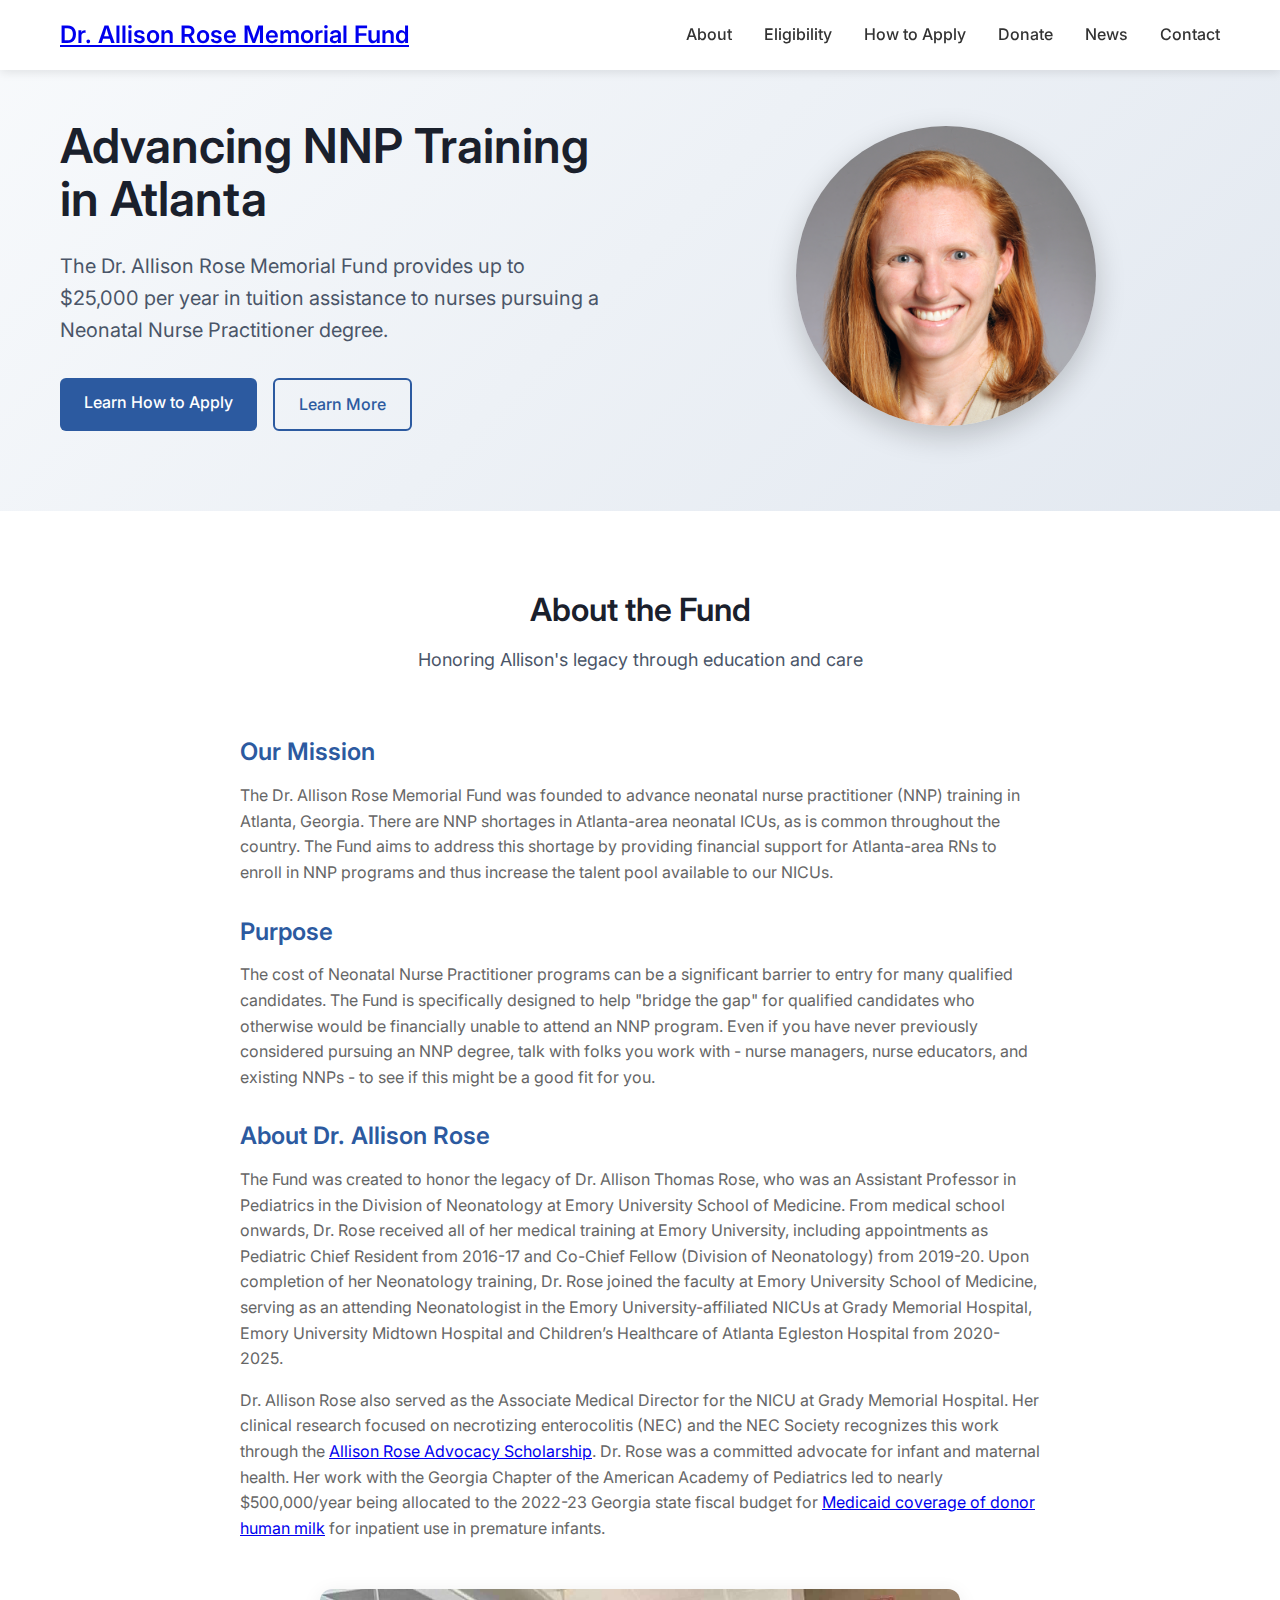
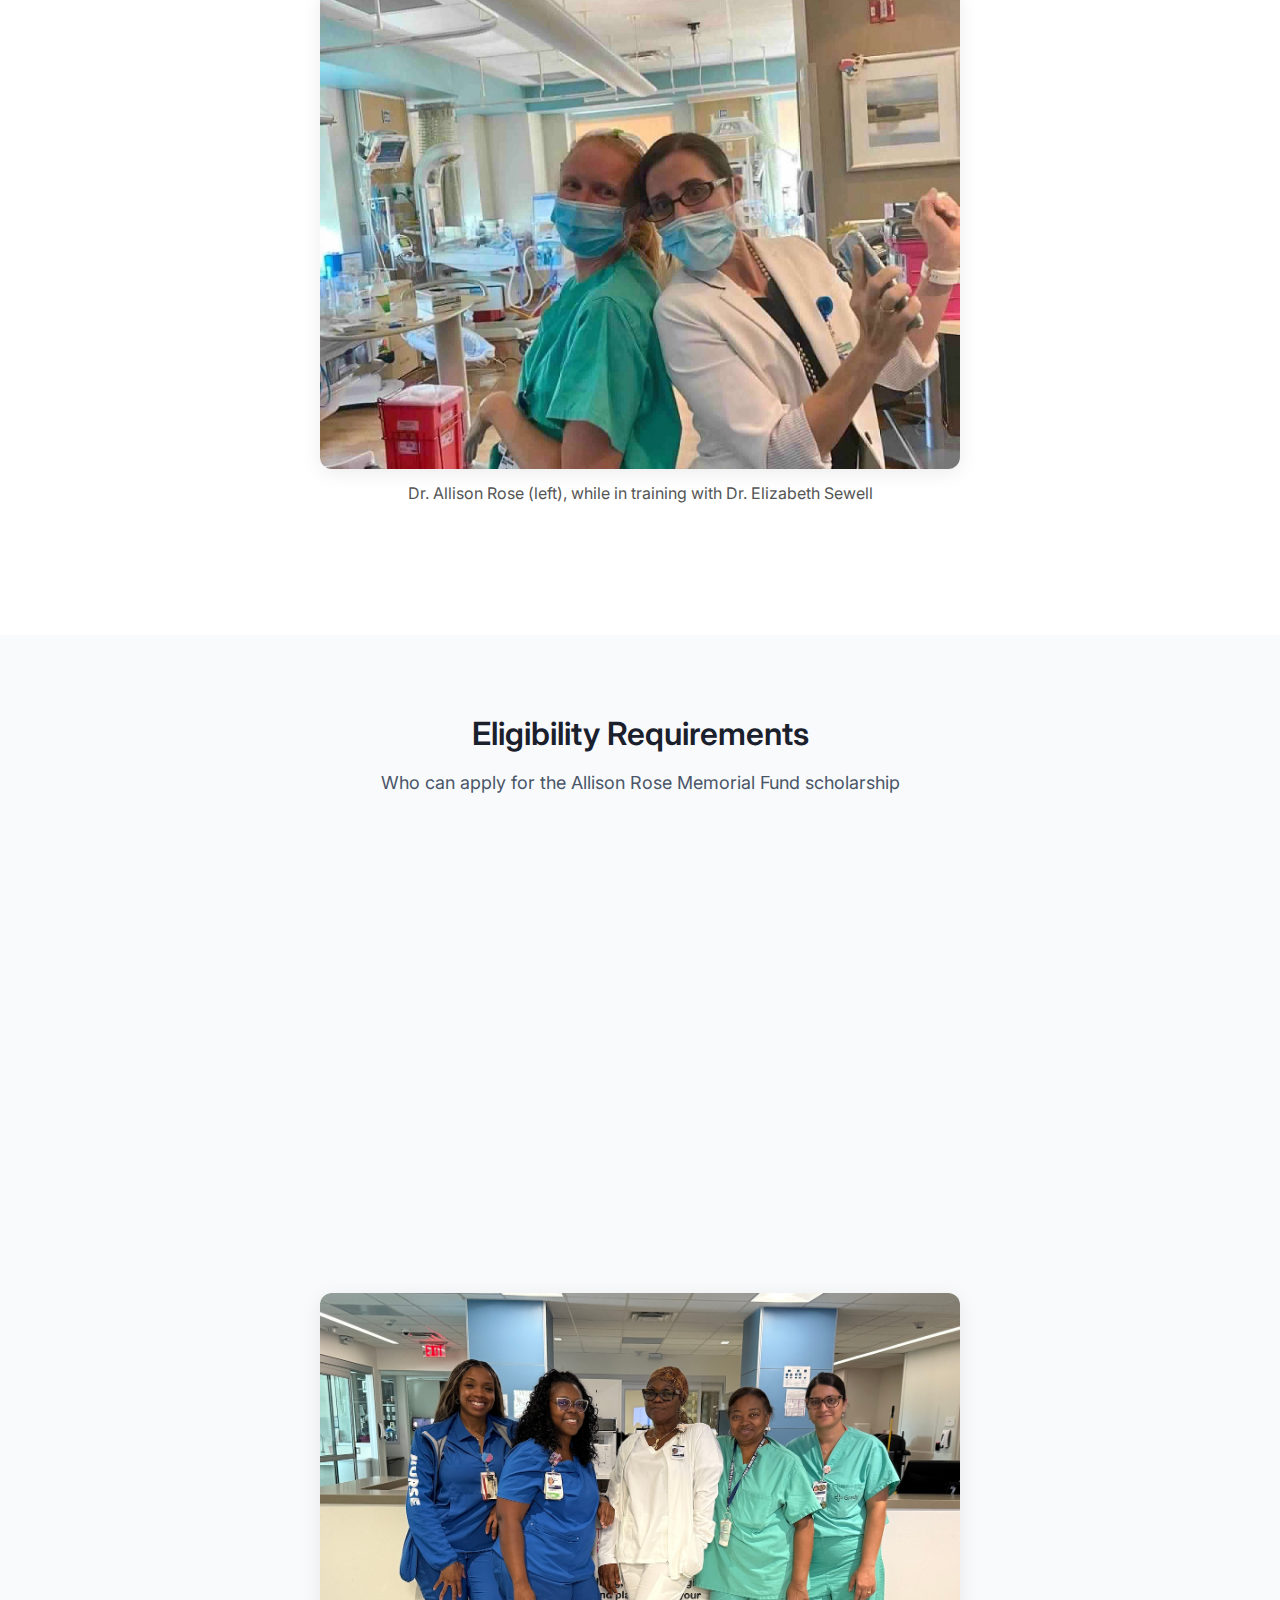
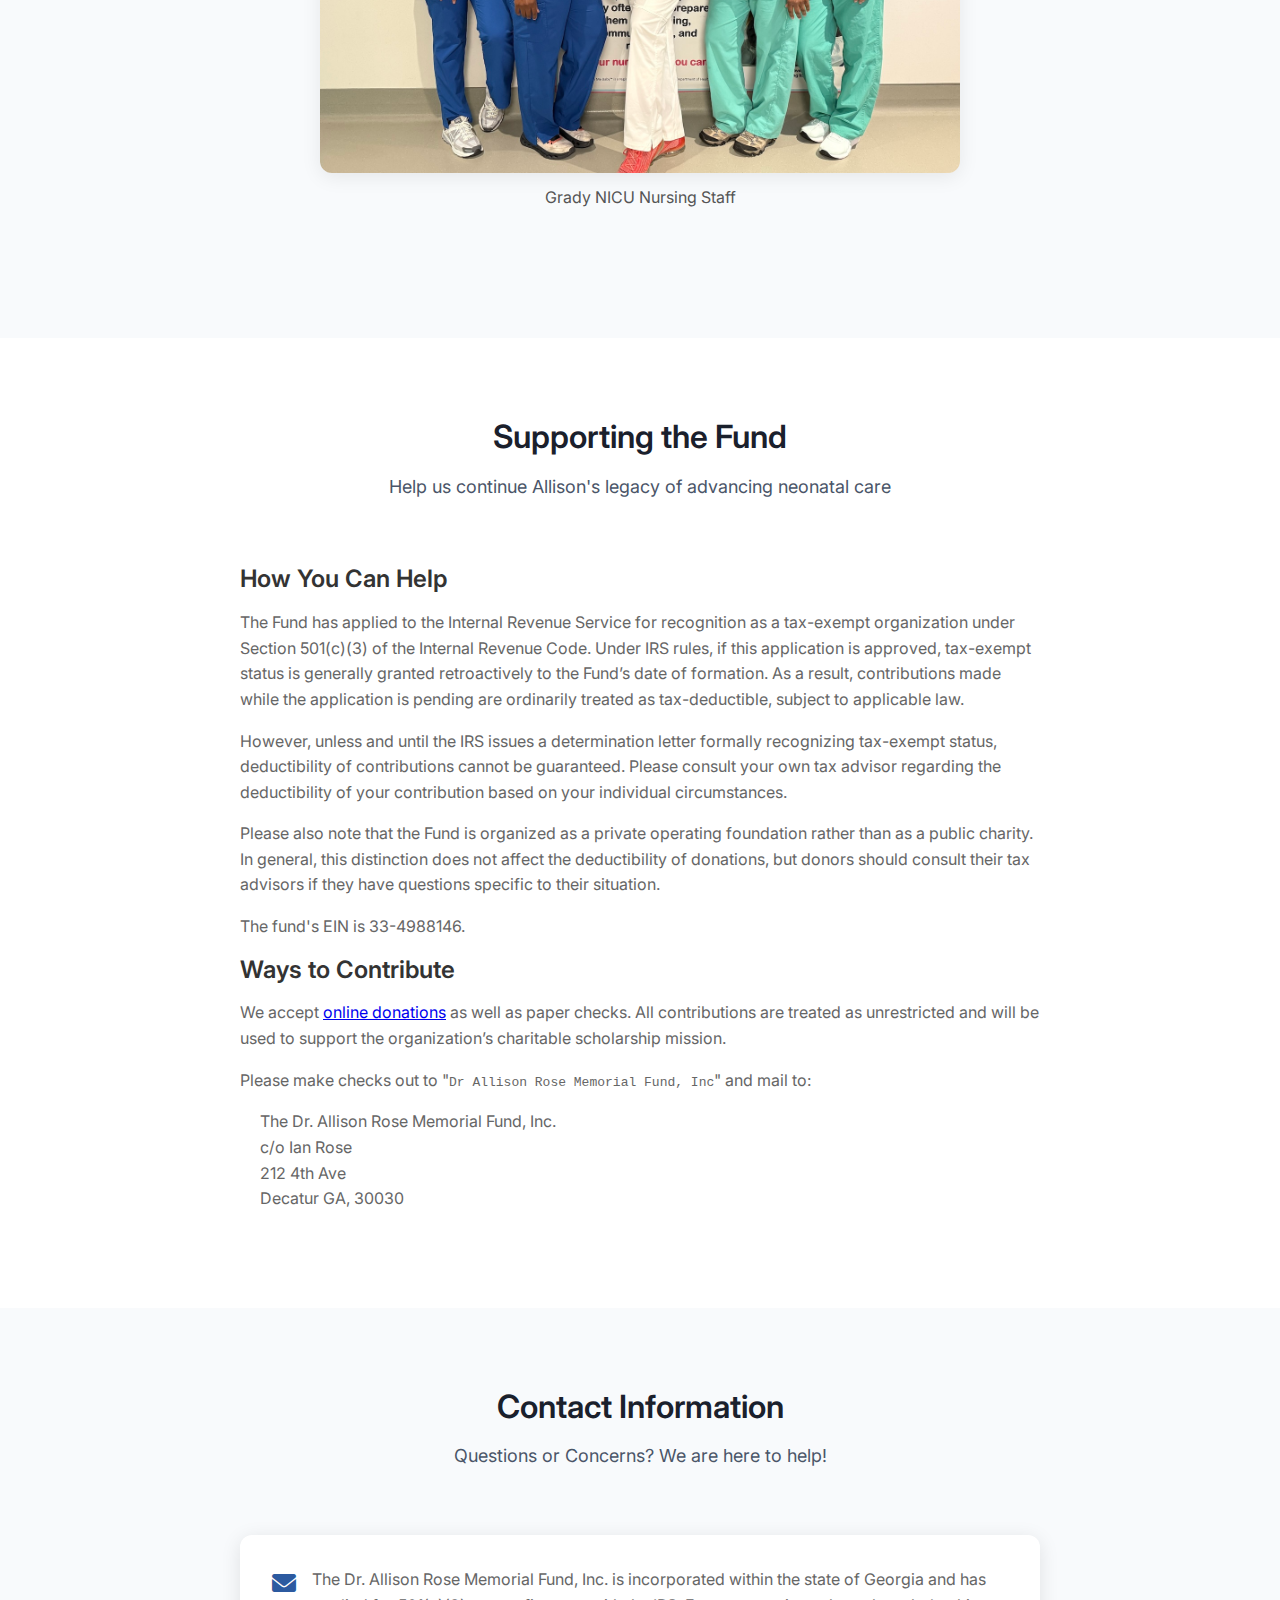
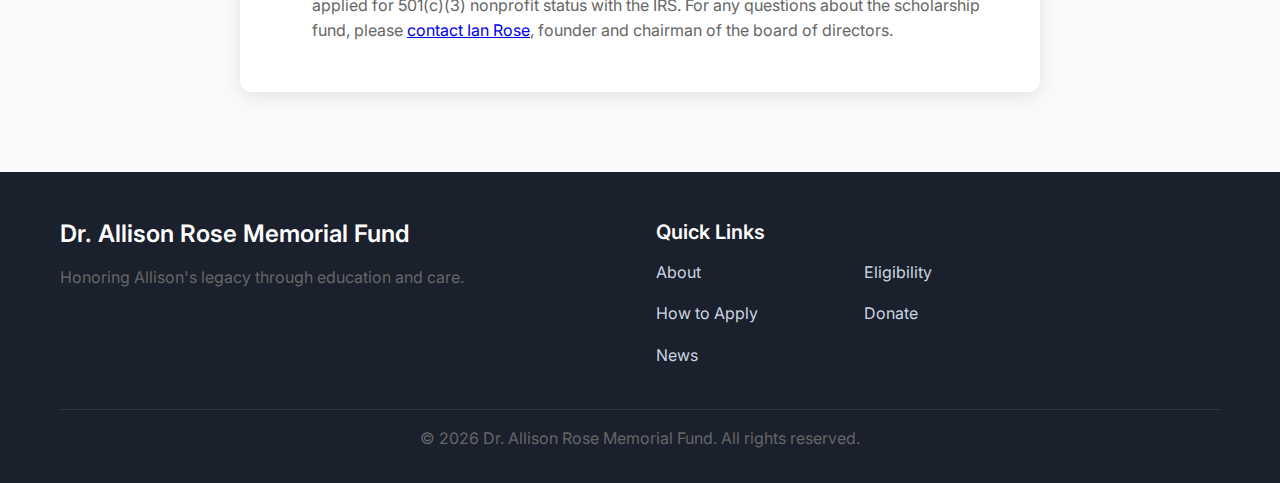
<file: docs/index.html>
<!DOCTYPE html>
<html lang="en">

<head>
    <meta charset="UTF-8">
    <meta name="viewport" content="width=device-width, initial-scale=1.0">
    <title>Dr. Allison Rose Memorial Fund</title>
    <link rel="stylesheet" href="styles.css">
    <link rel="stylesheet" href="https://fonts.googleapis.com/css2?family=Inter:wght@300;400;500;600;700&display=swap">
    <link rel="stylesheet" href="https://cdnjs.cloudflare.com/ajax/libs/font-awesome/6.0.0/css/all.min.css">
    <script>
      window['_fs_host'] = 'fullstory.com';
      window['_fs_script'] = 'edge.fullstory.com/s/fs.js';
      window['_fs_org'] = 'o-19T7VB-na1';
      window['_fs_namespace'] = 'FS';
      !function(m,n,e,t,l,o,g,y){var s,f,a=function(h){
        return!(h in m)||(m.console&&m.console.log&&m.console.log('FullStory namespace conflict. Please set window["_fs_namespace"].'),!1)}(e)
      ;function p(b){var h,d=[];function j(){h&&(d.forEach((function(b){var d;try{d=b[h[0]]&&b[h[0]](h[1])}catch(h){return void(b[3]&&b[3](h))}
        d&&d.then?d.then(b[2],b[3]):b[2]&&b[2](d)})),d.length=0)}function r(b){return function(d){h||(h=[b,d],j())}}return b(r(0),r(1)),{
        then:function(b,h){return p((function(r,i){d.push([b,h,r,i]),j()}))}}}a&&(g=m[e]=function(){var b=function(b,d,j,r){function i(i,c){
        h(b,d,j,i,c,r)}r=r||2;var c,u=/Async$/;return u.test(b)?(b=b.replace(u,""),"function"==typeof Promise?new Promise(i):p(i)):h(b,d,j,c,c,r)}
      ;function h(h,d,j,r,i,c){return b._api?b._api(h,d,j,r,i,c):(b.q&&b.q.push([h,d,j,r,i,c]),null)}return b.q=[],b}(),y=function(b){function h(h){
        "function"==typeof h[4]&&h[4](new Error(b))}var d=g.q;if(d){for(var j=0;j<d.length;j++)h(d[j]);d.length=0,d.push=h}},function(){
        (o=n.createElement(t)).async=!0,o.crossOrigin="anonymous",o.src="https://"+l,o.onerror=function(){y("Error loading "+l)}
        ;var b=n.getElementsByTagName(t)[0];b&&b.parentNode?b.parentNode.insertBefore(o,b):n.head.appendChild(o)}(),function(){function b(){}
        function h(b,h,d){g(b,h,d,1)}function d(b,d,j){h("setProperties",{type:b,properties:d},j)}function j(b,h){d("user",b,h)}function r(b,h,d){j({
          uid:b},d),h&&j(h,d)}g.identify=r,g.setUserVars=j,g.identifyAccount=b,g.clearUserCookie=b,g.setVars=d,g.event=function(b,d,j){h("trackEvent",{
          name:b,properties:d},j)},g.anonymize=function(){r(!1)},g.shutdown=function(){h("shutdown")},g.restart=function(){h("restart")},
          g.log=function(b,d){h("log",{level:b,msg:d})},g.consent=function(b){h("setIdentity",{consent:!arguments.length||b})}}(),s="fetch",
        f="XMLHttpRequest",g._w={},g._w[f]=m[f],g._w[s]=m[s],m[s]&&(m[s]=function(){return g._w[s].apply(this,arguments)}),g._v="2.0.0")
      }(window,document,window._fs_namespace,"script",window._fs_script);
    </script>
</head>

<body>
    <header class="header">
        <nav class="nav">
            <div class="nav-container">
                <div class="nav-logo">
                    <h1><a href="/">Dr. Allison Rose Memorial Fund</a></h1>
                </div>
                <ul class="nav-menu">
                    <li><a href="#about">About</a></li>
                    <li><a href="#eligibility">Eligibility</a></li>
                    <li><a href="apply.html">How to Apply</a></li>
                    <li><a href="#support">Donate</a></li>
                    <li><a href="news.html">News</a></li>
                    <li><a href="#contact">Contact</a></li>
                </ul>
            </div>
        </nav>
    </header>

    <main>
        <!-- Hero Section -->
        <section class="hero">
            <div class="hero-container">
                <div class="hero-content">
                    <h1 class="hero-title">Advancing NNP Training in Atlanta</h1>
                    <p class="hero-subtitle">The Dr. Allison Rose Memorial Fund provides up to $25,000 per year in
                        tuition assistance to nurses pursuing a Neonatal Nurse Practitioner degree.</p>
                    <div class="hero-cta">
                        <a href="apply.html#apply" class="btn btn-primary">Learn How to Apply</a>
                        <a href="#about" class="btn btn-secondary">Learn More</a>
                    </div>
                </div>
                <div class="hero-image">
                    <img src="img/allison_headshot.jpg" alt="Allison Rose" class="hero-photo">
                </div>
            </div>
        </section>

        <!-- About Section -->
        <section id="about" class="section">
            <div class="container">
                <div class="section-header">
                    <h2>About the Fund</h2>
                    <p class="section-subtitle">Honoring Allison's legacy through education and care</p>
                </div>
                <div class="about-content">
                    <div class="about-text">
                        <h3>Our Mission</h3>
                        <p>The Dr. Allison Rose Memorial Fund was founded to advance neonatal nurse practitioner
                            (NNP) training in Atlanta, Georgia.
                            There are NNP shortages in Atlanta-area neonatal ICUs, as is common throughout the country.
                            The Fund aims to address this shortage by providing financial support for Atlanta-area RNs to
                            enroll in NNP programs and thus increase the talent pool available to our NICUs.</p>

                        <h3>Purpose</h3>
                        <p>The cost of Neonatal Nurse Practitioner programs can be a significant barrier to entry for
                            many qualified candidates. The Fund is specifically designed to help "bridge the gap" for
                            qualified candidates who otherwise would be financially unable to attend an NNP
                            program. Even if you have never previously considered pursuing an NNP degree, talk with
                            folks you work with - nurse managers, nurse educators, and existing NNPs - to see if this
                            might be a good fit for you.</p>

                        <h3>About Dr. Allison Rose</h3>
                        <p>The Fund was created to honor the legacy of Dr. Allison Thomas Rose, who was an Assistant
                            Professor in Pediatrics in the Division of Neonatology at Emory University School of Medicine.
                            From medical school
                            onwards, Dr. Rose received all of her medical training at Emory University, including appointments as
                            Pediatric Chief Resident from 2016-17 and Co-Chief Fellow (Division of Neonatology) from
                            2019-20.
                            Upon completion of her Neonatology training, Dr. Rose joined the faculty at Emory University
                            School of Medicine, serving as an attending Neonatologist in the Emory University-affiliated
                            NICUs at Grady Memorial Hospital, Emory University Midtown Hospital and Children’s Healthcare
                            of Atlanta Egleston Hospital from 2020-2025.</p>
                        <p>
                            Dr. Allison Rose also served as the Associate Medical Director for the NICU at Grady Memorial Hospital.
                            Her clinical research focused on necrotizing enterocolitis (NEC) and the NEC Society
                            recognizes this work through the <a
                                href="https://necsociety.org/allison-rose-nec-advocacy-scholarship/">Allison Rose
                                Advocacy Scholarship</a>.
                            Dr. Rose was a committed
                            advocate for infant and maternal health. Her work with the Georgia Chapter of the American
                            Academy of Pediatrics led to nearly $500,000/year being allocated to the 2022-23 Georgia
                            state fiscal budget for <a
                                href="https://publications.aap.org/pediatrics/article/151/6/e2022061079/191232/Expanding-Medicaid-Payment-for-Pasteurized-Donor?autologincheck=redirected">Medicaid
                                coverage of donor human milk</a>
                            for inpatient use in premature infants.</p>

                    </div>
                </div>
            </div>

            <!-- New Image Section -->
            <div class="about-image-section">
                <img src="img/allison_and_sewell.jpg"
                    alt="Dr. Allison Rose, while in training with Dr. Elizabeth Sewell">
                <div class="image-caption">
                    Dr. Allison Rose (left), while in training with Dr. Elizabeth Sewell
                </div>
            </div>
            <!-- End New Image Section -->

        </section>

        <!-- Eligibility Section -->
        <section id="eligibility" class="section section-alt">
            <div class="container">
                <div class="section-header">
                    <h2>Eligibility Requirements</h2>
                    <p class="section-subtitle">Who can apply for the Allison Rose Memorial Fund scholarship</p>
                </div>
                <div class="eligibility-content">
                    <div class="eligibility-grid">
                        <div class="eligibility-item">
                            <div class="eligibility-icon">
                                <i class="fas fa-user-nurse"></i>
                            </div>
                            <h3>Registered Nurse</h3>
                            <p>Must be a currently licensed Registered Nurse (RN) with recent neonatal nursing
                                experience.</p>
                        </div>
                        <div class="eligibility-item">
                            <div class="eligibility-icon">
                                <i class="fas fa-hospital"></i>
                            </div>
                            <h3>Atlanta NICU Employment</h3>
                            <p>Must be currently or recently employed at the CHOA/AMBH, Emory Midtown, or Grady NICUs, and must commit to returning to work
                                for this neonatal practitioner group for a minimum of 3 years after graduation.
                            </p>
                        </div>
                        <div class="eligibility-item">
                            <div class="eligibility-icon">
                                <i class="fas fa-university"></i>
                            </div>
                            <h3>Graduate School Applicant</h3>
                            <p>Must be applying to or currently enrolled in a graduate program leading to Neonatal Nurse
                                Practitioner (NNP) certification. Awards are contingent on acceptance to a program.</p>
                        </div>
                    </div>
                </div>

                <div class="about-image-section">
                    <img src="img/nursing_staff_posing.jpeg" alt="Grady NICU Nursing Staff">
                    <div class="image-caption">
                        Grady NICU Nursing Staff
                    </div>
                </div>
            </div>
        </section>

        <!-- Supporting the Fund Section -->
        <section id="support" class="section">
            <div class="container">
                <div class="section-header">
                    <h2>Supporting the Fund</h2>
                    <p class="section-subtitle">Help us continue Allison's legacy of advancing neonatal care</p>
                </div>
                <div class="support-content">
                    <div class="support-text">
                        <h3>How You Can Help</h3>
                        <p>The Fund has applied to the Internal Revenue Service for recognition as a tax-exempt organization under
                            Section 501(c)(3) of the Internal Revenue Code. Under IRS rules, if this application is approved,
                            tax-exempt status is generally granted retroactively to the Fund’s date of formation. As a result,
                            contributions made while the application is pending are ordinarily treated as tax-deductible, subject to applicable law.
                            </p>
                        <p>
                            However, unless and until the IRS issues a determination letter formally recognizing tax-exempt status,
                            deductibility of contributions cannot be guaranteed. Please consult your own tax advisor regarding the
                            deductibility of your contribution based on your individual circumstances.
                        </p>
                        <p>
                            Please also note that the Fund is organized as a private operating foundation rather than as a
                            public charity. In general, this distinction does not affect the deductibility of donations, but
                            donors should consult their tax advisors if they have questions specific to their situation.
                        </p>
                        <p>The fund&apos;s EIN is 33-4988146.</p>
                        <h3>Ways to Contribute</h3>
			<p>We accept <a href="https://donate.stripe.com/fZuaEQ3q05Cl2mj5Gy9R600">online donations</a> as well as paper checks.
			  All contributions are treated as unrestricted and will be used to support the organization’s charitable scholarship mission.</p>
                        <p>Please make checks out to &quot;<tt>Dr Allison Rose Memorial Fund, Inc</tt>&quot; and mail to:</p>
                        <p style="margin-left: 20px;">
                            The Dr. Allison Rose Memorial Fund, Inc.<br>
                            c/o Ian Rose<br>
                            212 4th Ave<br>
                            Decatur GA, 30030
                        </p>
                    </div>
                </div>
            </div>
        </section>

        <!-- Contact Section -->
        <section id="contact" class="section section-alt">
            <div class="container">
                <div class="section-header">
                    <h2>Contact Information</h2>
                    <p class="section-subtitle">Questions or Concerns? We are here to help!</p>
                </div>
                <div class="contact-content">
                    <div class="contact-info">
                        <div class="contact-item">
                            <i class="fas fa-envelope"></i>
                            <div>
                                <p>The Dr. Allison Rose Memorial Fund, Inc. is incorporated within the state of Georgia
                                    and has applied for 501(c)(3) nonprofit status with the IRS. For any
                                    questions
                                    about the scholarship fund, please
                                    <a href="mailto:ianrose@allisonrosememorialfund.org">contact Ian Rose</a>,
                                    founder and chairman of the board of directors.
                                </p>
                            </div>
                        </div>
                    </div>
                </div>
            </div>
        </section>
    </main>

    <footer class="footer">
        <div class="container">
            <div class="footer-content">
                <div class="footer-section">
                    <h3>Dr. Allison Rose Memorial Fund</h3>
                    <p>Honoring Allison's legacy through education and care.</p>
                </div>
                <div class="footer-section">
                    <h4>Quick Links</h4>
                    <ul class="quick-links">
                        <li><a href="#about">About</a></li>
                        <li><a href="#eligibility">Eligibility</a></li>
                        <li><a href="apply.html">How to Apply</a></li>
                        <li><a href="#support">Donate</a></li>
                        <li><a href="news.html">News</a></li>
                    </ul>
                </div>
            </div>
            <div class="footer-bottom">
                <p>&copy; 2026 Dr. Allison Rose Memorial Fund. All rights reserved.</p>
            </div>
        </div>
    </footer>

    <script src="script.js"></script>
</body>

</html>
</file>
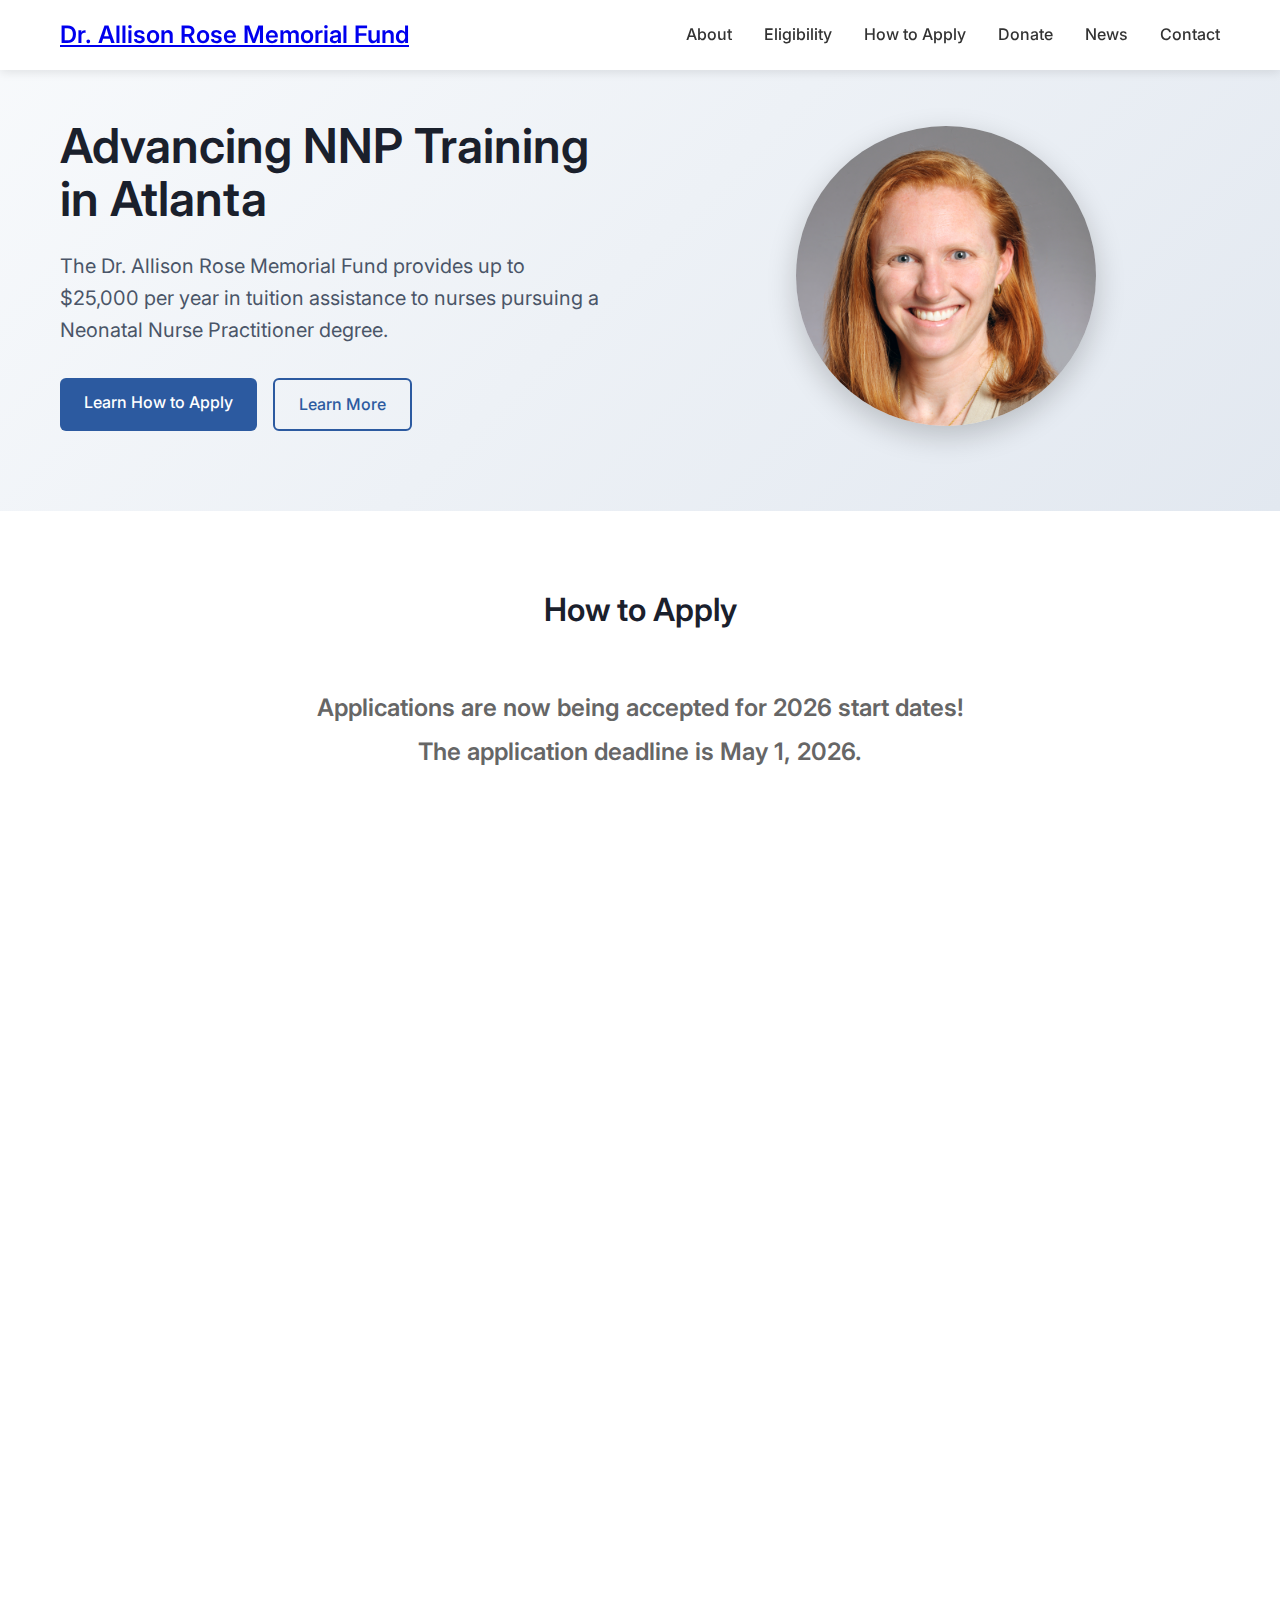
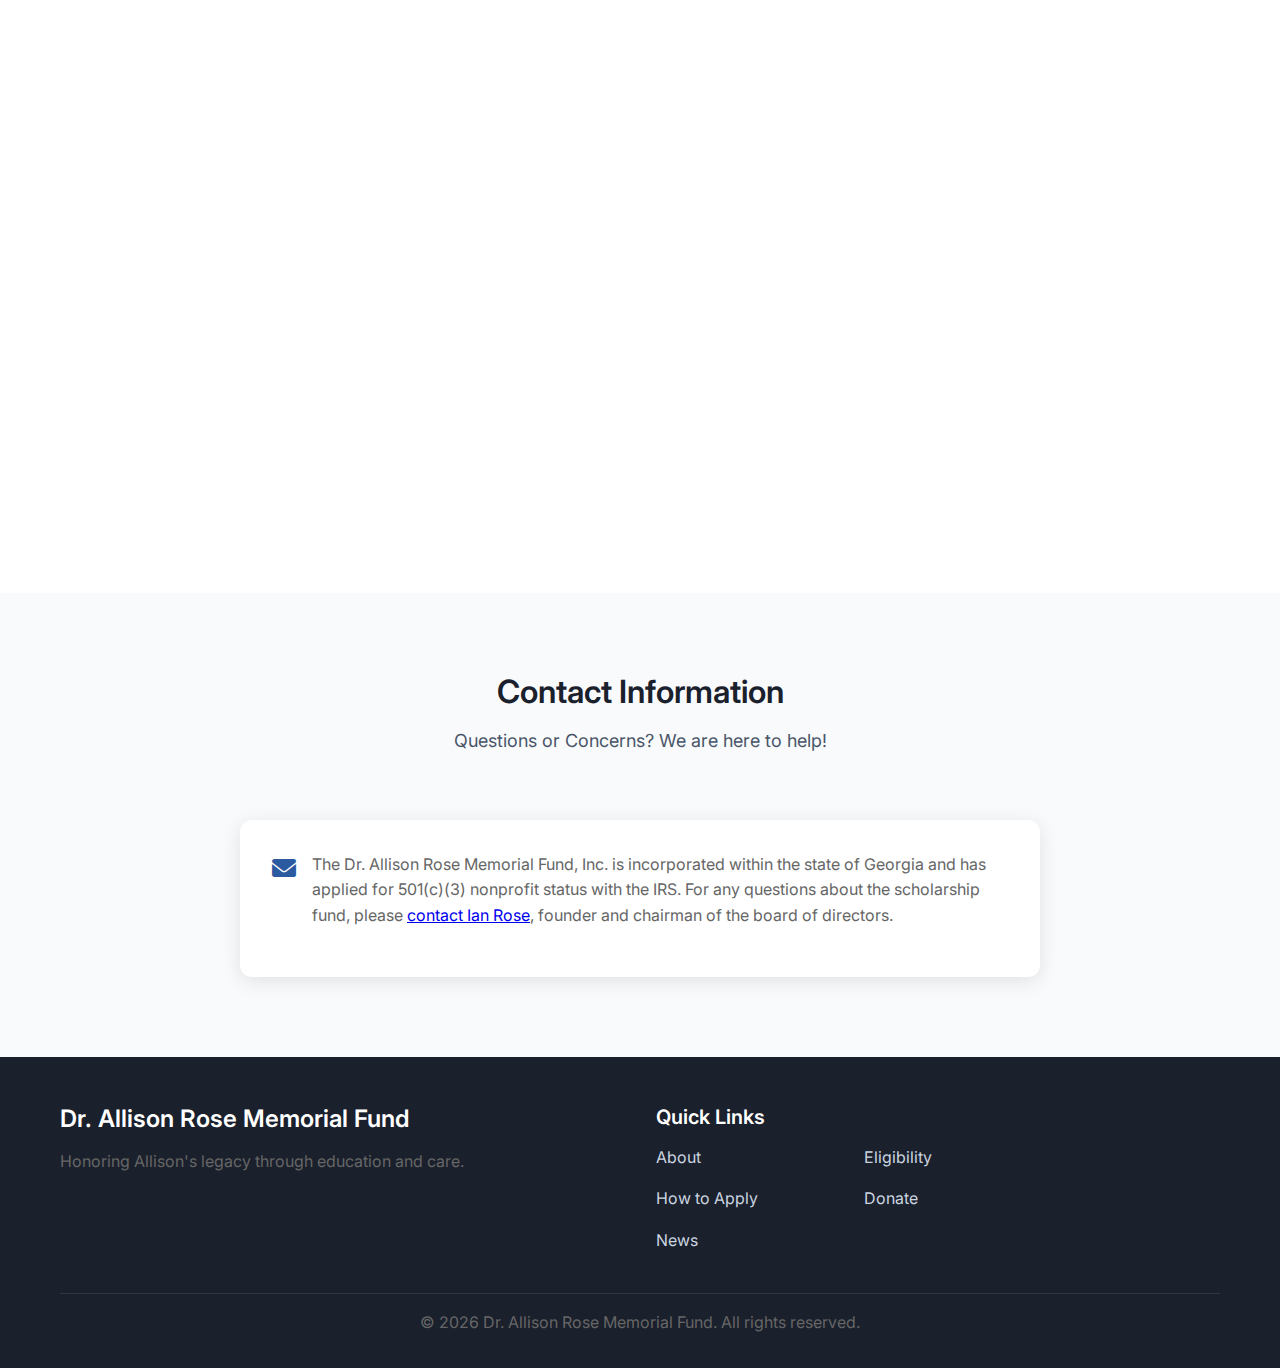
<file: docs/apply.html>
<!DOCTYPE html>
<html lang="en">

<head>
    <meta charset="UTF-8">
    <meta name="viewport" content="width=device-width, initial-scale=1.0">
    <title>Dr. Allison Rose Memorial Fund - How To Apply</title>
    <link rel="stylesheet" href="styles.css">
    <link rel="stylesheet" href="https://fonts.googleapis.com/css2?family=Inter:wght@300;400;500;600;700&display=swap">
    <link rel="stylesheet" href="https://cdnjs.cloudflare.com/ajax/libs/font-awesome/6.0.0/css/all.min.css">
    <script>
      window['_fs_host'] = 'fullstory.com';
      window['_fs_script'] = 'edge.fullstory.com/s/fs.js';
      window['_fs_org'] = 'o-19T7VB-na1';
      window['_fs_namespace'] = 'FS';
      !function(m,n,e,t,l,o,g,y){var s,f,a=function(h){
        return!(h in m)||(m.console&&m.console.log&&m.console.log('FullStory namespace conflict. Please set window["_fs_namespace"].'),!1)}(e)
      ;function p(b){var h,d=[];function j(){h&&(d.forEach((function(b){var d;try{d=b[h[0]]&&b[h[0]](h[1])}catch(h){return void(b[3]&&b[3](h))}
        d&&d.then?d.then(b[2],b[3]):b[2]&&b[2](d)})),d.length=0)}function r(b){return function(d){h||(h=[b,d],j())}}return b(r(0),r(1)),{
        then:function(b,h){return p((function(r,i){d.push([b,h,r,i]),j()}))}}}a&&(g=m[e]=function(){var b=function(b,d,j,r){function i(i,c){
        h(b,d,j,i,c,r)}r=r||2;var c,u=/Async$/;return u.test(b)?(b=b.replace(u,""),"function"==typeof Promise?new Promise(i):p(i)):h(b,d,j,c,c,r)}
      ;function h(h,d,j,r,i,c){return b._api?b._api(h,d,j,r,i,c):(b.q&&b.q.push([h,d,j,r,i,c]),null)}return b.q=[],b}(),y=function(b){function h(h){
        "function"==typeof h[4]&&h[4](new Error(b))}var d=g.q;if(d){for(var j=0;j<d.length;j++)h(d[j]);d.length=0,d.push=h}},function(){
        (o=n.createElement(t)).async=!0,o.crossOrigin="anonymous",o.src="https://"+l,o.onerror=function(){y("Error loading "+l)}
        ;var b=n.getElementsByTagName(t)[0];b&&b.parentNode?b.parentNode.insertBefore(o,b):n.head.appendChild(o)}(),function(){function b(){}
        function h(b,h,d){g(b,h,d,1)}function d(b,d,j){h("setProperties",{type:b,properties:d},j)}function j(b,h){d("user",b,h)}function r(b,h,d){j({
          uid:b},d),h&&j(h,d)}g.identify=r,g.setUserVars=j,g.identifyAccount=b,g.clearUserCookie=b,g.setVars=d,g.event=function(b,d,j){h("trackEvent",{
          name:b,properties:d},j)},g.anonymize=function(){r(!1)},g.shutdown=function(){h("shutdown")},g.restart=function(){h("restart")},
          g.log=function(b,d){h("log",{level:b,msg:d})},g.consent=function(b){h("setIdentity",{consent:!arguments.length||b})}}(),s="fetch",
        f="XMLHttpRequest",g._w={},g._w[f]=m[f],g._w[s]=m[s],m[s]&&(m[s]=function(){return g._w[s].apply(this,arguments)}),g._v="2.0.0")
      }(window,document,window._fs_namespace,"script",window._fs_script);
    </script>
</head>

<body>
    <header class="header">
        <nav class="nav">
            <div class="nav-container">
                <div class="nav-logo">
                    <h1><a href="/">Dr. Allison Rose Memorial Fund</a></h1>
                </div>
                <ul class="nav-menu">
                    <li><a href="index.html#about">About</a></li>
                    <li><a href="index.html#eligibility">Eligibility</a></li>
                    <li><a href="apply.html">How to Apply</a></li>
                    <li><a href="index.html#support">Donate</a></li>
                    <li><a href="news.html">News</a></li>
                    <li><a href="index.html#contact">Contact</a></li>
                </ul>
            </div>
        </nav>
    </header>

    <main>
        <!-- Hero Section -->
        <section class="hero">
            <div class="hero-container">
                <div class="hero-content">
                    <h1 class="hero-title">Advancing NNP Training in Atlanta</h1>
                    <p class="hero-subtitle">The Dr. Allison Rose Memorial Fund provides up to $25,000 per year in
                        tuition assistance to nurses pursuing a Neonatal Nurse Practitioner degree.</p>
                    <div class="hero-cta">
                        <a href="#apply" class="btn btn-primary">Learn How to Apply</a>
                        <a href="index.html#about" class="btn btn-secondary">Learn More</a>
                    </div>
                </div>
                <div class="hero-image">
                    <img src="img/allison_headshot.jpg" alt="Allison Rose" class="hero-photo">
                </div>
            </div>
        </section>

        <!-- How to Apply Section -->
        <section id="apply" class="section">
            <div class="container">
                <div class="section-header">
                    <h2>How to Apply</h2>
                </div>
                <div class="apply-content">
                    <div style="text-align: center">
                      <h3><p>Applications are now being accepted for 2026 start dates!</p><p>The application deadline is May 1, 2026.</p></h3>
                    </div>
                    <br />
                    <br />

                    <div class="apply-steps">
                        <div class="step">
                            <div class="step-number">1</div>
                            <div class="step-content">
                                <h3>Complete the Application</h3>
                                <p>Download and complete <a href="https://www.dropbox.com/scl/fi/2br8e49c9fvbltvyqlgjz/application_form_v1.pdf?rlkey=l5n4wpoinmfgp1hl4qy80udff&st=2hl4aint&dl=1">the application form</a>.
                                Take care to review the <a href="index.html#eligibility">eligibility requirements</a> and <a href="mailto:applications@allisonrosememorialfund.org">contact us</a> with any questions before submitting an application.
                                </p>
                            </div>
                        </div>
                        <div class="step">
                            <div class="step-number">2</div>
                            <div class="step-content">
                                <h3>Write a Personal Statement</h3>
                                <p>Your personal statement should include (i) your reasons for pursing an NNP degree, (ii) a summary of your nursing experience to date,
                                    and (iii) an explanation of your financial need which has lead to your application for this scholarship.  If you have already
                                written a personal statement as part of your school applications, we encourage you to reuse as much as is relevant.</p>
                            </div>
                        </div>
                        <div class="step">
                            <div class="step-number">3</div>
                            <div class="step-content">
                                <h3>Collect Letters of Recommendation</h3>
                                <p>Two letters of recommendation are required with your application, at least one of which should be from a current or recent (within the last 12 months) supervisor.
                                    Completed letters can be e-mailed to <a href="mailto:applications@allisonrosememorialfund.org?subject=Letter%20of%20Recommendation">applications@allisonrosememorialfund.org</a>.</p>
                            </div>
                        </div>
                        <div class="step">
                            <div class="step-number">4</div>
                            <div class="step-content">
                                <h3>Submit Your Application</h3>
                                <p>Upload all application materials <a href="https://www.dropbox.com/request/ZlkerZrEvVDNDx9CP2ny" target="_blank">here</a>.
                                    When uploading files, make sure to enter the <i>same e-mail address</i> for all files, so nothing is lost.</p>
                                <p>Upload checklist:
                                    <ul>
                                        <li>Application Form</li>
                                        <li>At least 2 letters of recommendation</li>
                                        <li>Personal Statement</li>
                                        <li>Resume / CV</li>
                                    </ul>
                                </p>
                            </div>
                        </div>
                        <div class="step">
                            <div class="step-number">5</div>
                            <div class="step-content">
                                <h3>Schedule An Interview</h3>
                                <p>Keep an eye on your email inbox.  Once all application materials are received, qualified candidates will be contacted to schedule an interview.</p>
                            </div>
                        </div>
                    </div>
                </div>
            </div>
        </section>

        <!-- Contact Section -->
        <section id="contact" class="section section-alt">
            <div class="container">
                <div class="section-header">
                    <h2>Contact Information</h2>
                    <p class="section-subtitle">Questions or Concerns? We are here to help!</p>
                </div>
                <div class="contact-content">
                    <div class="contact-info">
                        <div class="contact-item">
                            <i class="fas fa-envelope"></i>
                            <div>
                                <p>The Dr. Allison Rose Memorial Fund, Inc. is incorporated within the state of Georgia
                                    and has applied for 501(c)(3) nonprofit status with the IRS. For any questions
                                    about the scholarship fund, please
                                    <a href="mailto:ianrose@allisonrosememorialfund.org">contact Ian Rose</a>,
                                    founder and chairman of the board of directors.
                                </p>
                            </div>
                        </div>
                    </div>
                </div>
            </div>
        </section>
    </main>

    <footer class="footer">
        <div class="container">
            <div class="footer-content">
                <div class="footer-section">
                    <h3>Dr. Allison Rose Memorial Fund</h3>
                    <p>Honoring Allison's legacy through education and care.</p>
                </div>
                <div class="footer-section">
                    <h4>Quick Links</h4>
                    <ul class="quick-links">
                        <li><a href="index.html#about">About</a></li>
                        <li><a href="index.html#eligibility">Eligibility</a></li>
                        <li><a href="apply.html">How to Apply</a></li>
                        <li><a href="index.html#support">Donate</a></li>
                        <li><a href="news.html">News</a></li>
                    </ul>
                </div>
            </div>
            <div class="footer-bottom">
                <p>&copy; 2026 Dr. Allison Rose Memorial Fund. All rights reserved.</p>
            </div>
        </div>
    </footer>

    <script src="script.js"></script>
</body>

</html>
</file>
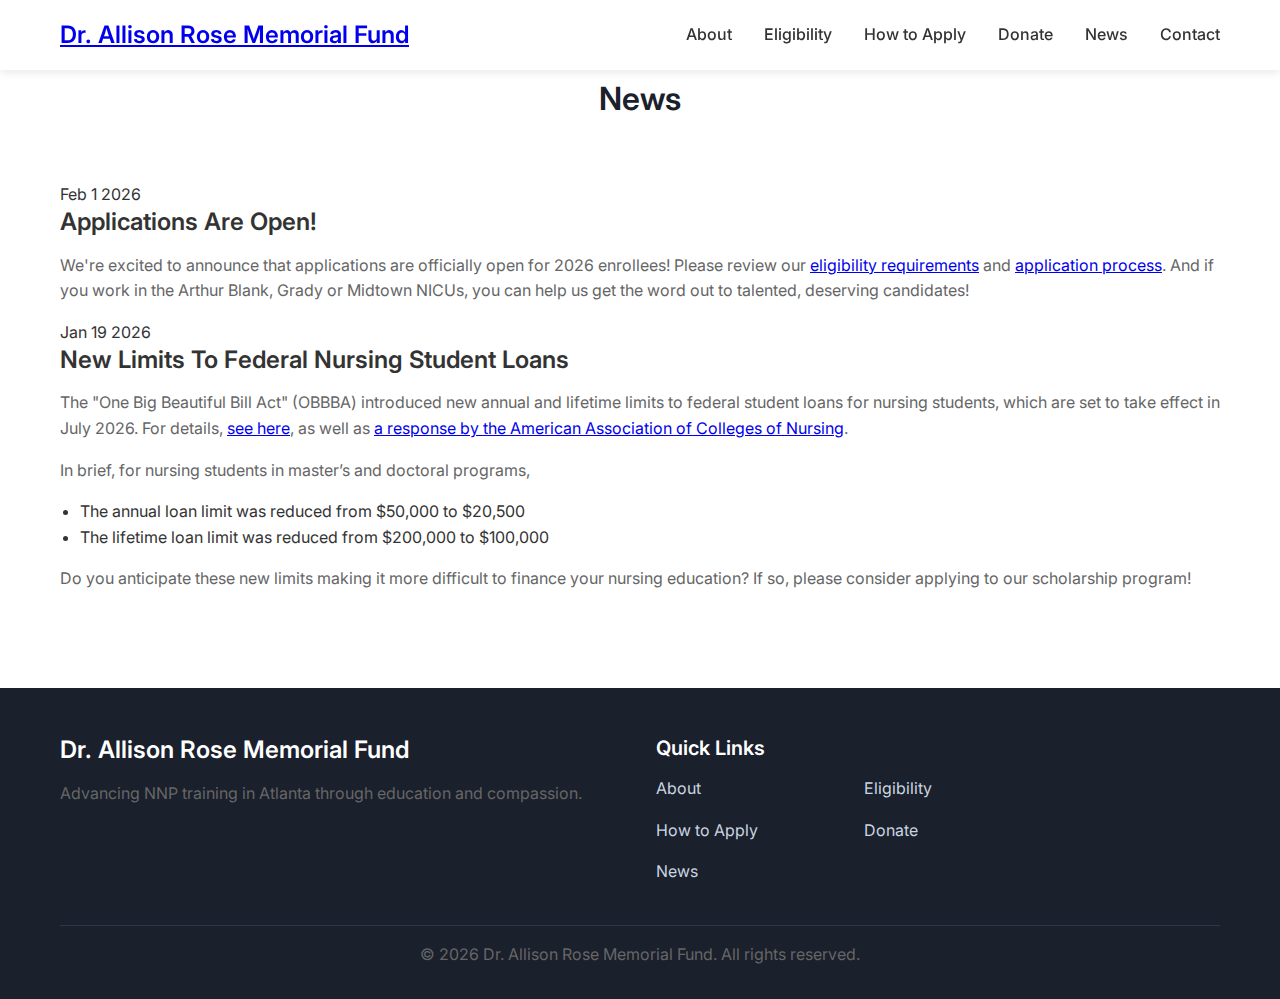
<file: docs/news.html>
<!DOCTYPE html>
<html lang="en">

<head>
    <meta charset="UTF-8">
    <meta name="viewport" content="width=device-width, initial-scale=1.0">
    <title>Dr. Allison Rose Memorial Fund - News</title>
    <link rel="stylesheet" href="styles.css">
    <link rel="stylesheet" href="https://fonts.googleapis.com/css2?family=Inter:wght@300;400;500;600;700&display=swap">
    <link rel="stylesheet" href="https://cdnjs.cloudflare.com/ajax/libs/font-awesome/6.0.0/css/all.min.css">
    <script>
      window['_fs_host'] = 'fullstory.com';
      window['_fs_script'] = 'edge.fullstory.com/s/fs.js';
      window['_fs_org'] = 'o-19T7VB-na1';
      window['_fs_namespace'] = 'FS';
      !function(m,n,e,t,l,o,g,y){var s,f,a=function(h){
        return!(h in m)||(m.console&&m.console.log&&m.console.log('FullStory namespace conflict. Please set window["_fs_namespace"].'),!1)}(e)
      ;function p(b){var h,d=[];function j(){h&&(d.forEach((function(b){var d;try{d=b[h[0]]&&b[h[0]](h[1])}catch(h){return void(b[3]&&b[3](h))}
        d&&d.then?d.then(b[2],b[3]):b[2]&&b[2](d)})),d.length=0)}function r(b){return function(d){h||(h=[b,d],j())}}return b(r(0),r(1)),{
        then:function(b,h){return p((function(r,i){d.push([b,h,r,i]),j()}))}}}a&&(g=m[e]=function(){var b=function(b,d,j,r){function i(i,c){
        h(b,d,j,i,c,r)}r=r||2;var c,u=/Async$/;return u.test(b)?(b=b.replace(u,""),"function"==typeof Promise?new Promise(i):p(i)):h(b,d,j,c,c,r)}
      ;function h(h,d,j,r,i,c){return b._api?b._api(h,d,j,r,i,c):(b.q&&b.q.push([h,d,j,r,i,c]),null)}return b.q=[],b}(),y=function(b){function h(h){
        "function"==typeof h[4]&&h[4](new Error(b))}var d=g.q;if(d){for(var j=0;j<d.length;j++)h(d[j]);d.length=0,d.push=h}},function(){
        (o=n.createElement(t)).async=!0,o.crossOrigin="anonymous",o.src="https://"+l,o.onerror=function(){y("Error loading "+l)}
        ;var b=n.getElementsByTagName(t)[0];b&&b.parentNode?b.parentNode.insertBefore(o,b):n.head.appendChild(o)}(),function(){function b(){}
        function h(b,h,d){g(b,h,d,1)}function d(b,d,j){h("setProperties",{type:b,properties:d},j)}function j(b,h){d("user",b,h)}function r(b,h,d){j({
          uid:b},d),h&&j(h,d)}g.identify=r,g.setUserVars=j,g.identifyAccount=b,g.clearUserCookie=b,g.setVars=d,g.event=function(b,d,j){h("trackEvent",{
          name:b,properties:d},j)},g.anonymize=function(){r(!1)},g.shutdown=function(){h("shutdown")},g.restart=function(){h("restart")},
          g.log=function(b,d){h("log",{level:b,msg:d})},g.consent=function(b){h("setIdentity",{consent:!arguments.length||b})}}(),s="fetch",
        f="XMLHttpRequest",g._w={},g._w[f]=m[f],g._w[s]=m[s],m[s]&&(m[s]=function(){return g._w[s].apply(this,arguments)}),g._v="2.0.0")
      }(window,document,window._fs_namespace,"script",window._fs_script);
    </script>
</head>

<body>
    <header class="header">
        <nav class="nav">
            <div class="nav-container">
                <div class="nav-logo">
                    <h1><a href="/">Dr. Allison Rose Memorial Fund</a></h1>
                </div>
                <ul class="nav-menu">
                    <li><a href="index.html#about">About</a></li>
                    <li><a href="index.html#eligibility">Eligibility</a></li>
                    <li><a href="apply.html">How to Apply</a></li>
                    <li><a href="index.html#support">Donate</a></li>
                    <li><a href="news.html">News</a></li>
                    <li><a href="index.html#contact">Contact</a></li>
                </ul>
            </div>
        </nav>
    </header>

    <main>
        <!-- News Section -->
        <section id="news" class="section">
            <div class="container">
                <div class="section-header">
                    <h2>News</h2>
                </div>
                <div class="news-list">
                    <!--article class="news-item">
                        <div class="news-date">
                            <span class="news-month">Dec</span>
                            <span class="news-day">20</span>
                            <span class="news-year">2024</span>
                        </div>
                        <div class="news-content">
                            <h3>Item 2</h3>
                            <p>This is another placeholder news item. Replace this text with your actual news content.
                            </p>
                        </div>
                    </article-->
                    <article class="news-item">
                        <div class="news-date">
                            <span class="news-month">Feb</span>
                            <span class="news-day">1</span>
                            <span class="news-year">2026</span>
                        </div>
                        <div class="news-content">
                            <h3>Applications Are Open!</h3>
                            <p>We&apos;re excited to announce that applications are officially open for 2026 enrollees!  Please review
			      our <a href="/index.html#eligibility">eligibility requirements</a> and <a href="/apply.html">application
				process</a>.  And if you work in the Arthur Blank, Grady or Midtown NICUs, you can help us get the word out
                                to talented, deserving candidates!
                            </p>
                        </div>
                    </article>
                    <article class="news-item">
                        <div class="news-date">
                            <span class="news-month">Jan</span>
                            <span class="news-day">19</span>
                            <span class="news-year">2026</span>
                        </div>
                        <div class="news-content">
                            <h3>New Limits To Federal Nursing Student Loans</h3>
                            <p>The "One Big Beautiful Bill Act" (OBBBA) introduced new annual and lifetime limits
                                to federal student loans for nursing students, which are set to take effect in July 2026.
                                For details, <a href="https://www.nasfaa.org/news-item/37700/You_Have_Questions_We_Have_Answers_Making_Sense_of_the_Student_Loan_Changes_from_OBBBA_s_RISE_Committee">
                                    see here</a>, as well as <a href="https://www.aacnnursing.org/policy-advocacy/take-action/nursing-is-a-professional-degree">
                                    a response by the American Association of Colleges of Nursing</a>.
                            </p>
                            <p style="margin-top: 10px">In brief, for nursing students in master’s and doctoral programs,
                                <ul style="margin-left: 20px;">
                                    <li>The annual loan limit was reduced from $50,000 to $20,500</li>
                                    <li>The lifetime loan limit was reduced from $200,000 to $100,000</li>
                                </ul>
                            </p>
                            <p style="margin-top: 10px">
                                Do you anticipate these new limits making it more difficult to finance your nursing education?
                                If so, please consider applying to our scholarship program!
                            </p>
                        </div>
                    </article>
                </div>
            </div>
        </section>
    </main>

    <footer class="footer">
        <div class="container">
            <div class="footer-content">
                <div class="footer-section">
                    <h3>Dr. Allison Rose Memorial Fund</h3>
                    <p>Advancing NNP training in Atlanta through education and compassion.</p>
                </div>
                <div class="footer-section">
                    <h4>Quick Links</h4>
                    <ul class="quick-links">
                        <li><a href="index.html#about">About</a></li>
                        <li><a href="index.html#eligibility">Eligibility</a></li>
                        <li><a href="apply.html">How to Apply</a></li>
                        <li><a href="index.html#support">Donate</a></li>
                        <li><a href="news.html">News</a></li>
                    </ul>
                </div>
            </div>
            <div class="footer-bottom">
                <p>&copy; 2026 Dr. Allison Rose Memorial Fund. All rights reserved.</p>
            </div>
        </div>
    </footer>

    <script src="script.js"></script>
</body>

</html>
</file>
<file: docs/styles.css>
/* Reset and Base Styles */
* {
    margin: 0;
    padding: 0;
    box-sizing: border-box;
}

body {
    font-family: 'Inter', -apple-system, BlinkMacSystemFont, 'Segoe UI', Roboto, sans-serif;
    line-height: 1.6;
    color: #333;
    background-color: #fff;
}

.container {
    max-width: 1200px;
    margin: 0 auto;
    padding: 0 20px;
}

/* Typography */
h1,
h2,
h3,
h4,
h5,
h6 {
    font-weight: 600;
    line-height: 1.2;
    margin-bottom: 1rem;
}

h1 {
    font-size: 2.5rem;
}

h2 {
    font-size: 2rem;
}

h3 {
    font-size: 1.5rem;
}

h4 {
    font-size: 1.25rem;
}

p {
    margin-bottom: 1rem;
    color: #666;
}

/* Navigation */
.header {
    background: #fff;
    box-shadow: 0 2px 10px rgba(0, 0, 0, 0.1);
    position: fixed;
    top: 0;
    width: 100%;
    z-index: 1000;
}

.nav-container {
    max-width: 1200px;
    margin: 0 auto;
    padding: 0 20px;
    display: flex;
    justify-content: space-between;
    align-items: center;
    height: 70px;
}

.nav-logo h1 {
    font-size: 1.5rem;
    color: #2c5aa0;
    margin: 0;
}

.nav-menu {
    display: flex;
    list-style: none;
    gap: 2rem;
}

.nav-menu a {
    text-decoration: none;
    color: #333;
    font-weight: 500;
    transition: color 0.3s ease;
}

.nav-menu a:hover {
    color: #2c5aa0;
}

/* Buttons */
.btn {
    display: inline-block;
    padding: 12px 24px;
    text-decoration: none;
    border-radius: 6px;
    font-weight: 500;
    transition: all 0.3s ease;
    border: none;
    cursor: pointer;
    font-size: 1rem;
}

.btn-primary {
    background: #2c5aa0;
    color: white;
}

.btn-primary:hover {
    background: #1e3f6b;
    transform: translateY(-2px);
}

.btn-secondary {
    background: transparent;
    color: #2c5aa0;
    border: 2px solid #2c5aa0;
}

.btn-secondary:hover {
    background: #2c5aa0;
    color: white;
}

/* Hero Section */
.hero {
    padding: 120px 0 80px;
    background: linear-gradient(135deg, #f8fafc 0%, #e2e8f0 100%);
}

.hero-container {
    max-width: 1200px;
    margin: 0 auto;
    padding: 0 20px;
    display: grid;
    grid-template-columns: 1fr 1fr;
    gap: 4rem;
    align-items: center;
}

.hero-title {
    font-size: 3rem;
    color: #1a202c;
    margin-bottom: 1.5rem;
    line-height: 1.1;
}

.hero-subtitle {
    font-size: 1.25rem;
    color: #4a5568;
    margin-bottom: 2rem;
}

.hero-cta {
    display: flex;
    gap: 1rem;
    flex-wrap: wrap;
}

.hero-image {
    display: flex;
    justify-content: center;
    align-items: center;
}

.hero-photo {
    width: 300px;
    height: 300px;
    border-radius: 50%;
    object-fit: cover;
    object-position: top;
    box-shadow: 0 10px 30px rgba(0, 0, 0, 0.2);
}

/* Sections */
.section {
    padding: 80px 0;
}

.section-alt {
    background: #f8fafc;
}

.section-header {
    text-align: center;
    margin-bottom: 4rem;
}

.section-header h2 {
    color: #1a202c;
    margin-bottom: 1rem;
}

.section-subtitle {
    font-size: 1.125rem;
    color: #4a5568;
    max-width: 600px;
    margin: 0 auto;
}

/* About Section */
.about-content {
    max-width: 800px;
    margin: 0 auto;
}

.about-text h3 {
    color: #2c5aa0;
    margin-top: 2rem;
    margin-bottom: 1rem;
}

.fund-highlights {
    display: grid;
    grid-template-columns: repeat(3, 1fr);
    gap: 2rem;
    margin-top: 3rem;
    max-width: 800px;
    margin-left: auto;
    margin-right: auto;
}

.highlight {
    text-align: center;
    padding: 2rem;
    background: white;
    border-radius: 12px;
    box-shadow: 0 4px 20px rgba(0, 0, 0, 0.1);
    transition: transform 0.3s ease;
}

.highlight:hover {
    transform: translateY(-5px);
}

.highlight i {
    font-size: 2.5rem;
    color: #2c5aa0;
    margin-bottom: 1rem;
}

.highlight h4 {
    color: #1a202c;
    margin-bottom: 1rem;
}

/* Eligibility Section */
.eligibility-grid {
    display: grid;
    grid-template-columns: repeat(auto-fit, minmax(280px, 1fr));
    gap: 2rem;
}

.eligibility-item {
    background: white;
    padding: 2rem;
    border-radius: 12px;
    box-shadow: 0 4px 20px rgba(0, 0, 0, 0.1);
    text-align: center;
    transition: transform 0.3s ease;
}

.eligibility-item:hover {
    transform: translateY(-5px);
}

.eligibility-icon {
    width: 80px;
    height: 80px;
    background: #e6f3ff;
    border-radius: 50%;
    display: flex;
    align-items: center;
    justify-content: center;
    margin: 0 auto 1.5rem;
}

.eligibility-icon i {
    font-size: 2rem;
    color: #2c5aa0;
}

.eligibility-item h3 {
    color: #1a202c;
    margin-bottom: 1rem;
}

/* Apply Section */
.apply-steps {
    max-width: 800px;
    margin: 0 auto 3rem;
}

.step {
    display: flex;
    align-items: flex-start;
    gap: 2rem;
    margin-bottom: 2rem;
    padding: 2rem;
    background: white;
    border-radius: 12px;
    box-shadow: 0 4px 20px rgba(0, 0, 0, 0.1);
}

.step-number {
    width: 60px;
    height: 60px;
    background: #2c5aa0;
    color: white;
    border-radius: 50%;
    display: flex;
    align-items: center;
    justify-content: center;
    font-size: 1.5rem;
    font-weight: 600;
    flex-shrink: 0;
}

.step-content ul {
    padding-left: 30px;
}

.step-content h3 {
    color: #1a202c;
    margin-bottom: 0.5rem;
}

.note-box {
    display: flex;
    gap: 1rem;
    padding: 2rem;
    background: #e6f3ff;
    border-radius: 12px;
    border-left: 4px solid #2c5aa0;
}

.note-box i {
    font-size: 1.5rem;
    color: #2c5aa0;
    flex-shrink: 0;
    margin-top: 0.25rem;
}

.note-content h4 {
    color: #1a202c;
    margin-bottom: 0.5rem;
}

/* Support Section */
.support-content {
    max-width: 800px;
    margin: 0 auto;
}

/* Contact Section */
.contact-info {
    display: grid;
    grid-template-columns: repeat(auto-fit, minmax(300px, 1fr));
    gap: 2rem;
    max-width: 800px;
    margin: 0 auto;
}

.contact-item {
    display: flex;
    gap: 1rem;
    padding: 2rem;
    background: white;
    border-radius: 12px;
    box-shadow: 0 4px 20px rgba(0, 0, 0, 0.1);
}

.contact-item i {
    font-size: 1.5rem;
    color: #2c5aa0;
    flex-shrink: 0;
    margin-top: 0.25rem;
}

.contact-item h4 {
    color: #1a202c;
    margin-bottom: 0.5rem;
}

/* Footer */
.footer {
    background: #1a202c;
    color: white;
    padding: 3rem 0 1rem;
}

.footer-content {
    display: grid;
    grid-template-columns: repeat(auto-fit, minmax(250px, 1fr));
    gap: 2rem;
    margin-bottom: 2rem;
}

.footer-section h3,
.footer-section h4 {
    color: white;
    margin-bottom: 1rem;
}

.footer-section ul {
    list-style: none;
}

.footer-section ul li {
    margin-bottom: 0.5rem;
}

.quick-links {
    display: grid;
    grid-template-columns: 1fr 1fr;
    gap: 0.5rem 1rem;
    max-width: 400px;
}

.footer-section a {
    color: #cbd5e0;
    text-decoration: none;
    transition: color 0.3s ease;
}

.footer-section a:hover {
    color: white;
}

.footer-bottom {
    border-top: 1px solid #2d3748;
    padding-top: 1rem;
    text-align: center;
    color: #cbd5e0;
}

/* Responsive Design */
@media (max-width: 768px) {
    .nav-menu {
        display: none;
    }

    .hero-container {
        grid-template-columns: 1fr;
        text-align: center;
        gap: 2rem;
    }

    .hero-title {
        font-size: 2rem;
    }

    .hero-photo {
        width: 250px;
        height: 250px;
    }

    .fund-highlights {
        grid-template-columns: 1fr;
    }

    .eligibility-grid {
        grid-template-columns: 1fr;
    }

    .step {
        flex-direction: column;
        text-align: center;
    }

    .contact-info {
        grid-template-columns: 1fr;
    }

    .hero-cta {
        justify-content: center;
    }

    .about-image-section img {
        max-height: 350px;
    }

    .quick-links {
        grid-template-columns: 1fr;
        gap: 0.5rem;
    }
}

@media (max-width: 480px) {
    .container {
        padding: 0 15px;
    }

    .hero {
        padding: 100px 0 60px;
    }

    .section {
        padding: 60px 0;
    }

    .hero-title {
        font-size: 1.75rem;
    }

    .btn {
        padding: 10px 20px;
        font-size: 0.9rem;
    }

    .about-image-section {
        margin: 2rem 0;
    }

    .about-image-section img {
        max-height: 300px;
        border-radius: 8px;
    }
}

/* Smooth Scrolling */
html {
    scroll-behavior: smooth;
}

/* Focus States for Accessibility */
a:focus,
button:focus {
    outline: 2px solid #2c5aa0;
    outline-offset: 2px;
}

/* Loading Animation */
@keyframes fadeInUp {
    from {
        opacity: 0;
        transform: translateY(30px);
    }

    to {
        opacity: 1;
        transform: translateY(0);
    }
}

.section {
    animation: fadeInUp 0.6s ease-out;
}

.about-image-section {
    text-align: center;
    margin: 3rem 0;
}

.about-image-section img {
    width: 640px;
    height: 480px;
    max-width: 100%;
    object-fit: cover;
    object-position: center;
    border-radius: 12px;
    box-shadow: 0 4px 20px rgba(0, 0, 0, 0.08);
    display: block;
    margin-left: auto;
    margin-right: auto;
}

.about-image-section .image-caption {
    margin-top: 0.75rem;
    color: #555;
    font-size: 1rem;
}

.banner {
    text-align: center;
}
</file>
